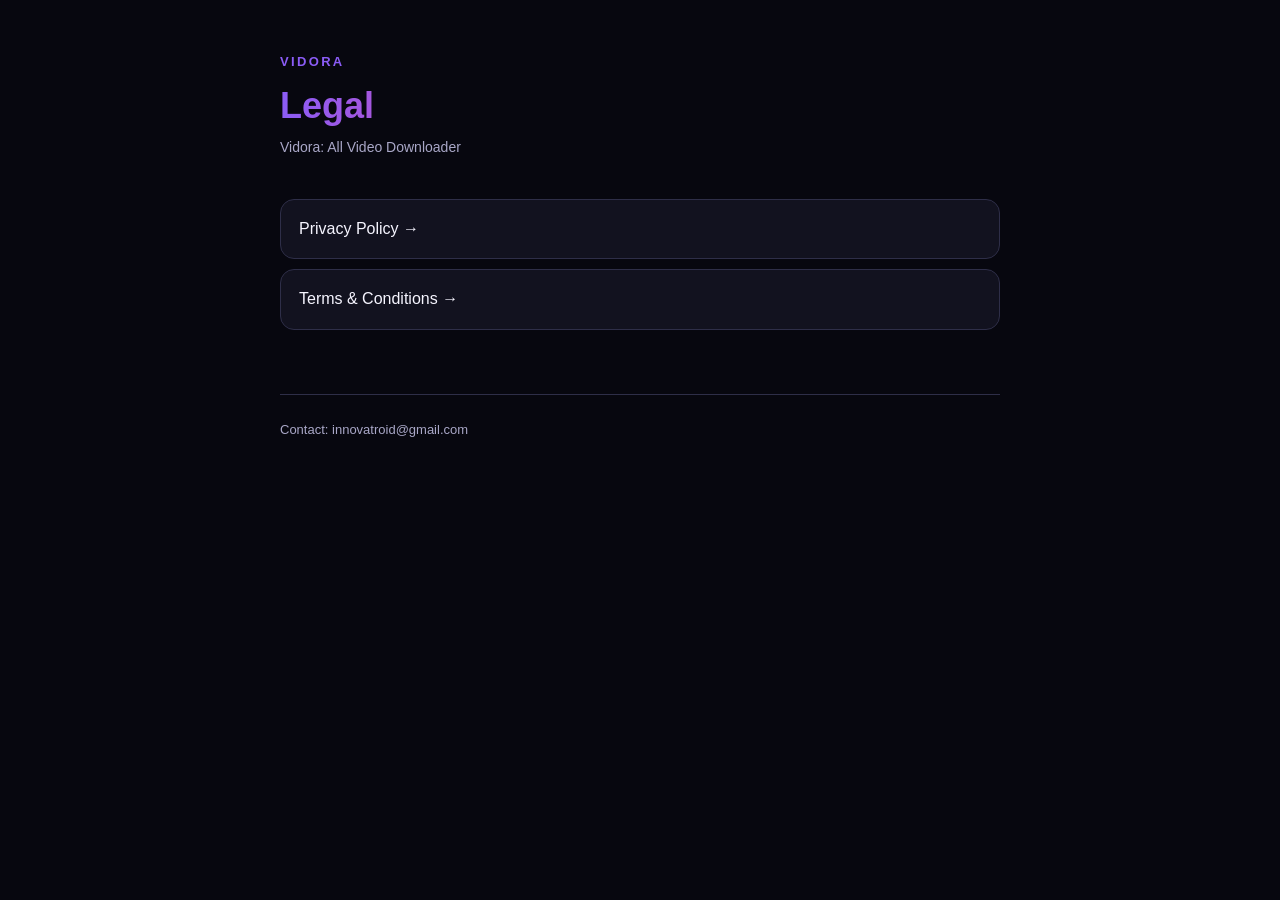
<file: index.html>
<!DOCTYPE html>
<html lang="en">
<head>
<meta charset="utf-8">
<meta name="viewport" content="width=device-width, initial-scale=1">
<title>Vidora — Legal</title>
<link rel="stylesheet" href="style.css">
</head>
<body>
<div class="wrap">
  <header>
    <div class="brand">Vidora</div>
    <h1>Legal</h1>
    <div class="meta">Vidora: All Video Downloader</div>
  </header>
  <div class="links">
    <a href="privacy-policy.html">Privacy Policy →</a>
    <a href="terms-and-conditions.html">Terms &amp; Conditions →</a>
  </div>
  <footer>Contact: <a href="mailto:innovatroid@gmail.com">innovatroid@gmail.com</a></footer>
</div>
</body>
</html>
</file>
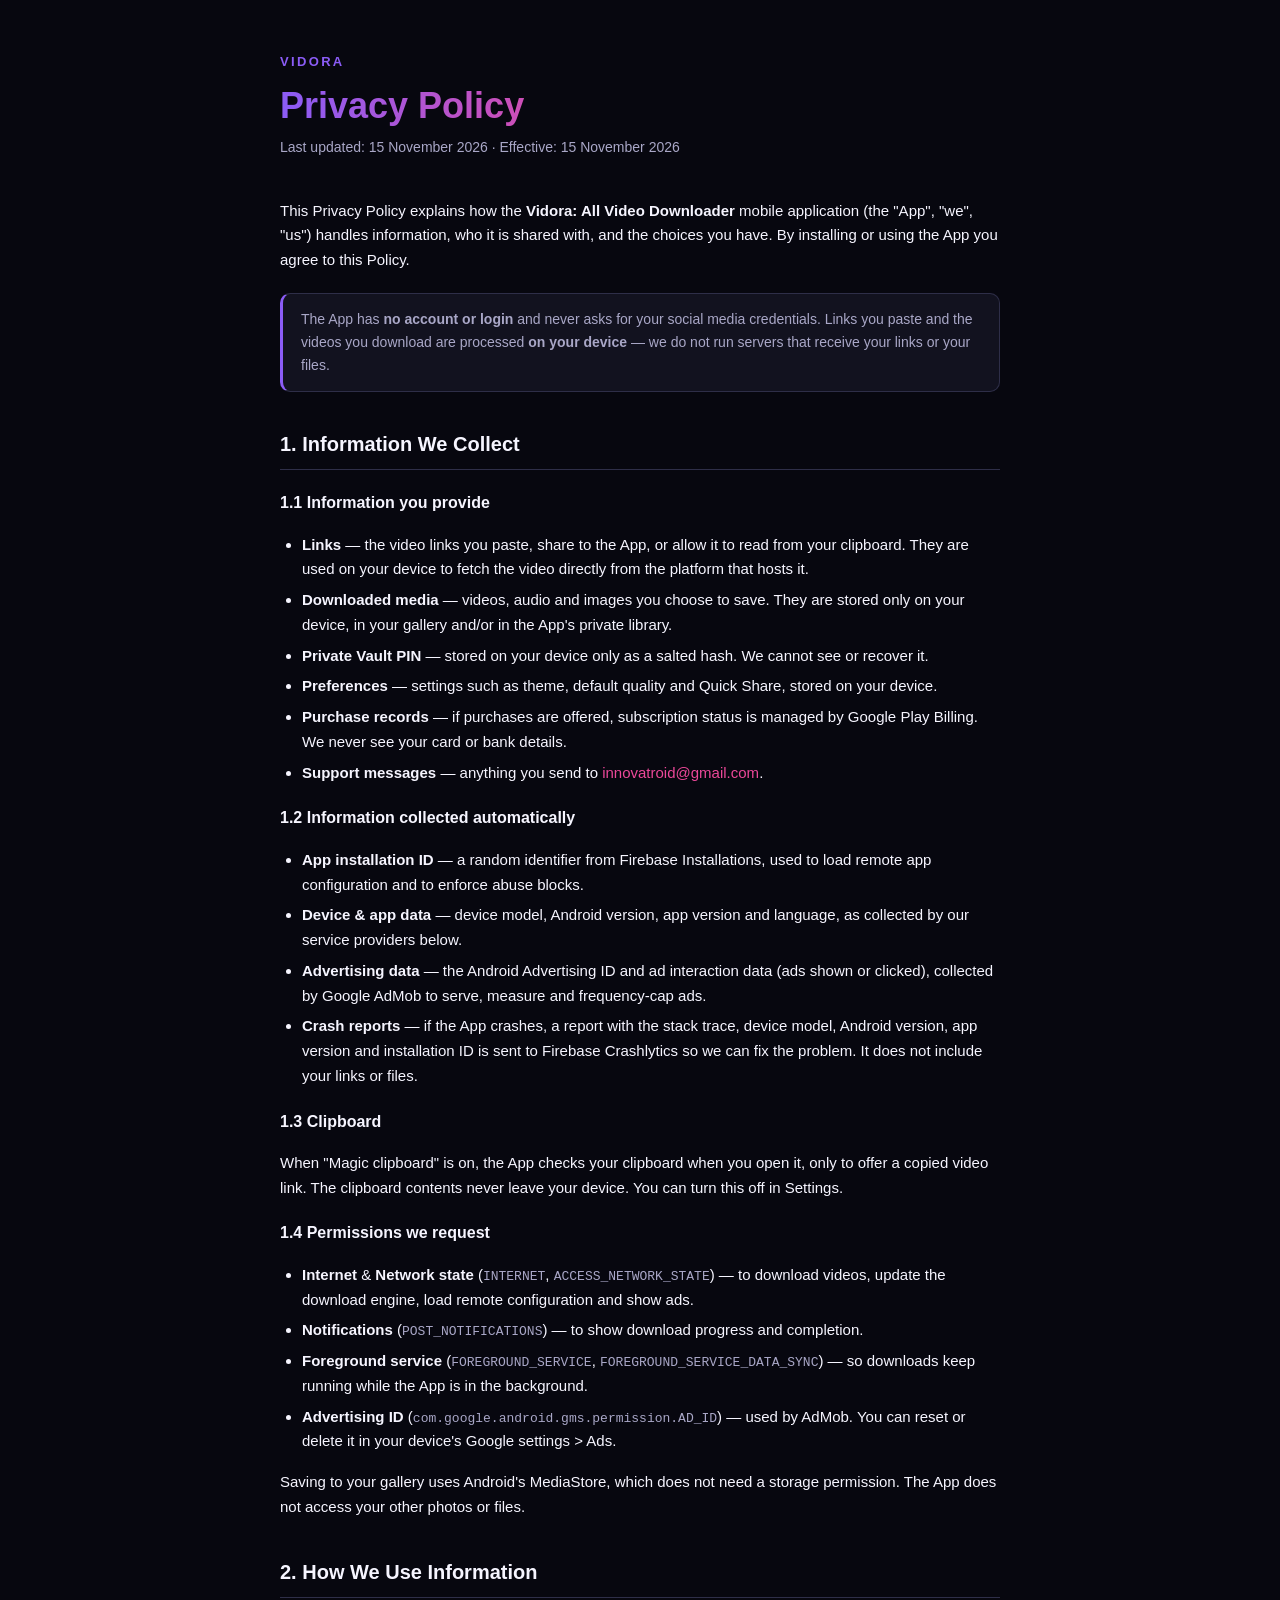
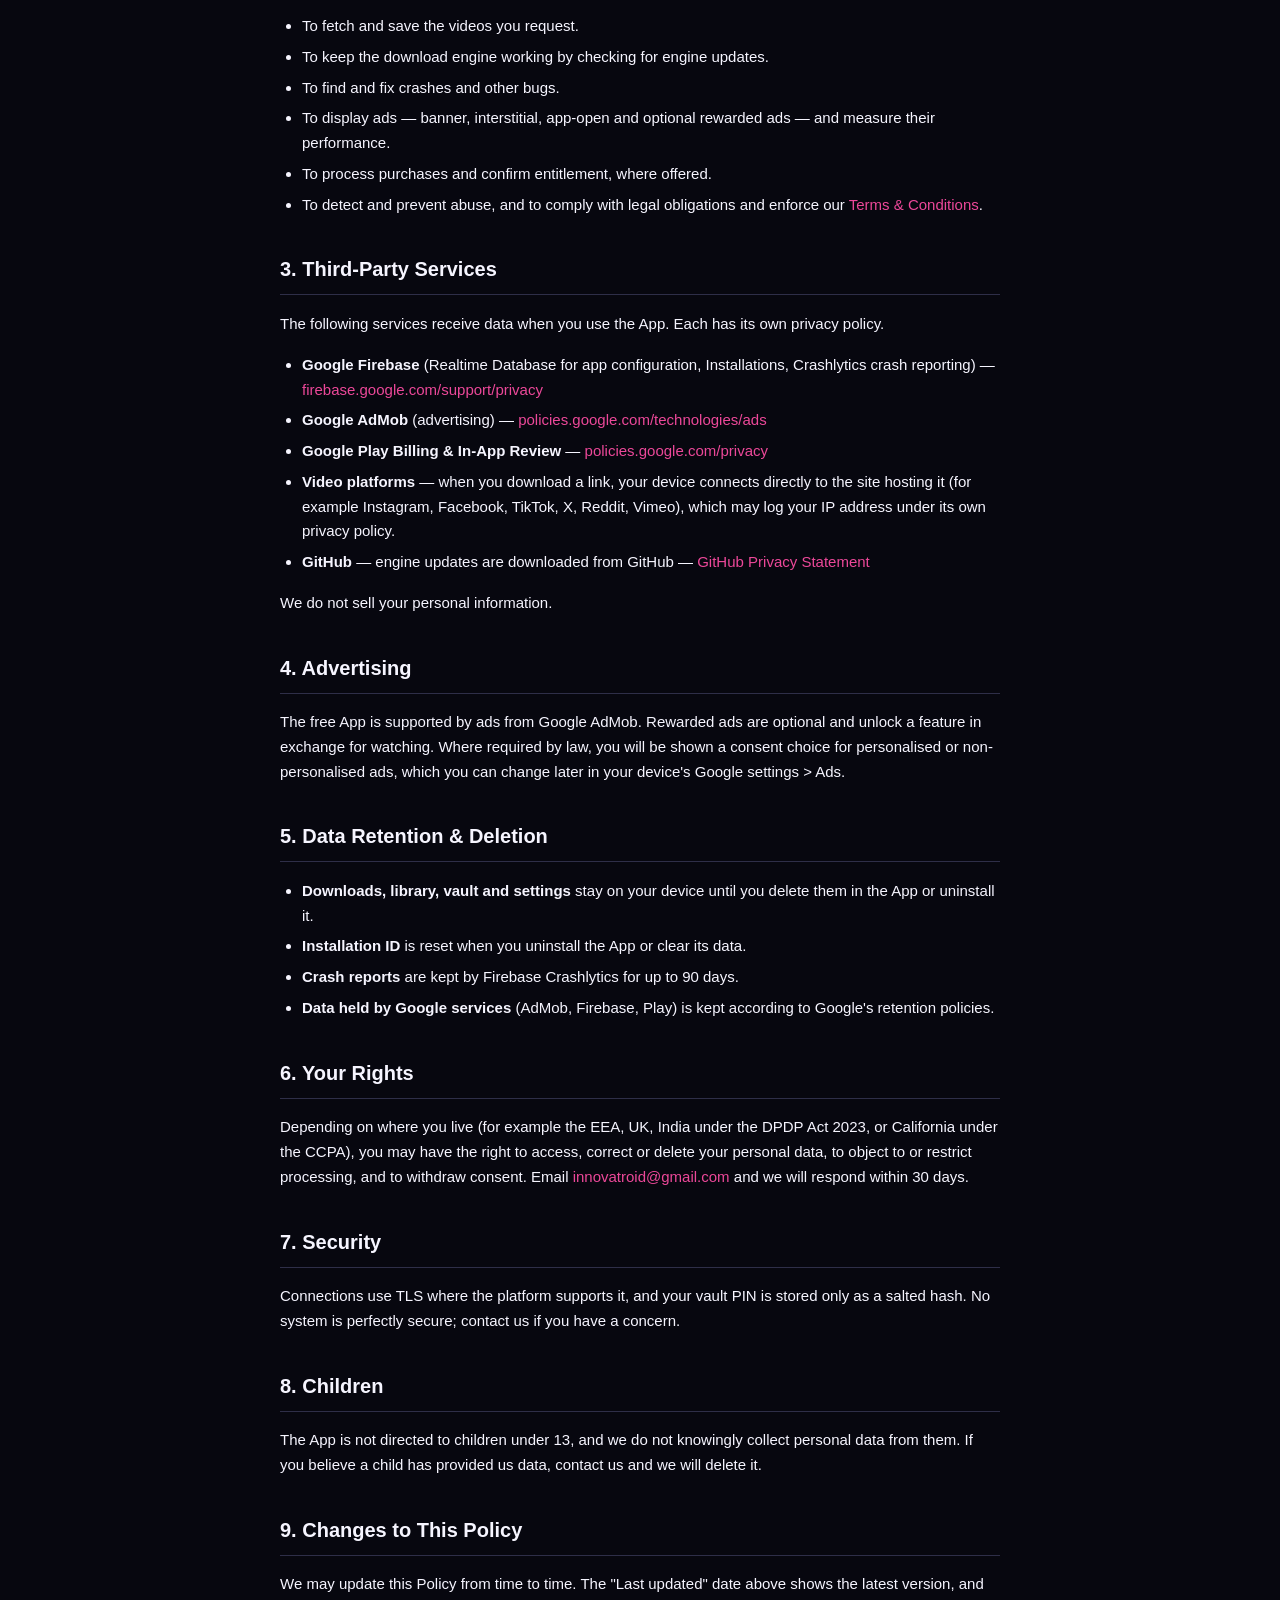
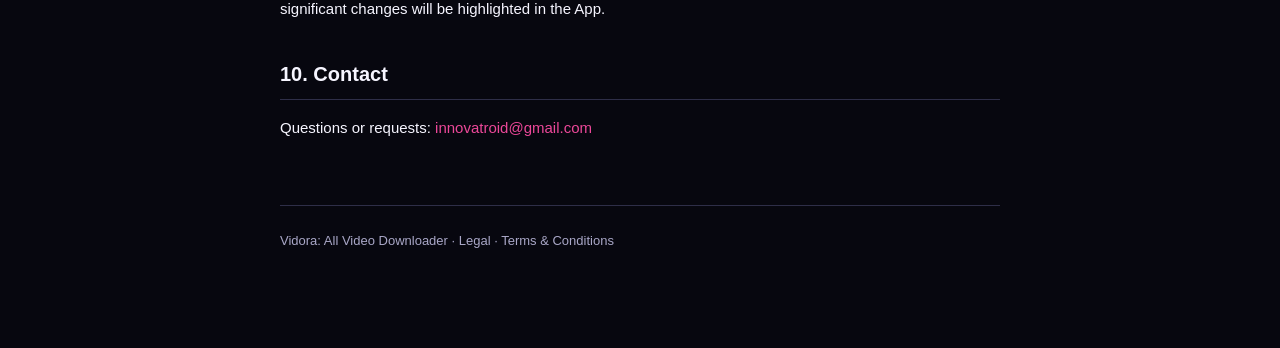
<file: privacy-policy.html>
<!DOCTYPE html>
<html lang="en">
<head>
<meta charset="utf-8">
<meta name="viewport" content="width=device-width, initial-scale=1">
<title>Privacy Policy — Vidora</title>
<link rel="stylesheet" href="style.css">
</head>
<body>
<div class="wrap">
  <header>
    <div class="brand">Vidora</div>
    <h1>Privacy Policy</h1>
    <div class="meta">Last updated: 15 November 2026 &middot; Effective: 15 November 2026</div>
  </header>

  <p>
    This Privacy Policy explains how the <strong>Vidora: All Video Downloader</strong> mobile
    application (the "App", "we", "us") handles information, who it is shared with, and the
    choices you have. By installing or using the App you agree to this Policy.
  </p>

  <div class="callout">
    The App has <strong>no account or login</strong> and never asks for your social media
    credentials. Links you paste and the videos you download are processed <strong>on your
    device</strong> — we do not run servers that receive your links or your files.
  </div>

  <h2>1. Information We Collect</h2>

  <h3>1.1 Information you provide</h3>
  <ul>
    <li><strong>Links</strong> — the video links you paste, share to the App, or allow it to read from your clipboard. They are used on your device to fetch the video directly from the platform that hosts it.</li>
    <li><strong>Downloaded media</strong> — videos, audio and images you choose to save. They are stored only on your device, in your gallery and/or in the App's private library.</li>
    <li><strong>Private Vault PIN</strong> — stored on your device only as a salted hash. We cannot see or recover it.</li>
    <li><strong>Preferences</strong> — settings such as theme, default quality and Quick Share, stored on your device.</li>
    <li><strong>Purchase records</strong> — if purchases are offered, subscription status is managed by Google Play Billing. We never see your card or bank details.</li>
    <li><strong>Support messages</strong> — anything you send to <a href="mailto:innovatroid@gmail.com">innovatroid@gmail.com</a>.</li>
  </ul>

  <h3>1.2 Information collected automatically</h3>
  <ul>
    <li><strong>App installation ID</strong> — a random identifier from Firebase Installations, used to load remote app configuration and to enforce abuse blocks.</li>
    <li><strong>Device &amp; app data</strong> — device model, Android version, app version and language, as collected by our service providers below.</li>
    <li><strong>Advertising data</strong> — the Android Advertising ID and ad interaction data (ads shown or clicked), collected by Google AdMob to serve, measure and frequency-cap ads.</li>
    <li><strong>Crash reports</strong> — if the App crashes, a report with the stack trace, device model, Android version, app version and installation ID is sent to Firebase Crashlytics so we can fix the problem. It does not include your links or files.</li>
  </ul>

  <h3>1.3 Clipboard</h3>
  <p>
    When "Magic clipboard" is on, the App checks your clipboard when you open it, only to
    offer a copied video link. The clipboard contents never leave your device. You can turn
    this off in Settings.
  </p>

  <h3>1.4 Permissions we request</h3>
  <ul>
    <li><strong>Internet</strong> &amp; <strong>Network state</strong> (<code>INTERNET</code>, <code>ACCESS_NETWORK_STATE</code>) — to download videos, update the download engine, load remote configuration and show ads.</li>
    <li><strong>Notifications</strong> (<code>POST_NOTIFICATIONS</code>) — to show download progress and completion.</li>
    <li><strong>Foreground service</strong> (<code>FOREGROUND_SERVICE</code>, <code>FOREGROUND_SERVICE_DATA_SYNC</code>) — so downloads keep running while the App is in the background.</li>
    <li><strong>Advertising ID</strong> (<code>com.google.android.gms.permission.AD_ID</code>) — used by AdMob. You can reset or delete it in your device's Google settings &gt; Ads.</li>
  </ul>
  <p>
    Saving to your gallery uses Android's MediaStore, which does not need a storage
    permission. The App does not access your other photos or files.
  </p>

  <h2>2. How We Use Information</h2>
  <ul>
    <li>To fetch and save the videos you request.</li>
    <li>To keep the download engine working by checking for engine updates.</li>
    <li>To find and fix crashes and other bugs.</li>
    <li>To display ads — banner, interstitial, app-open and optional rewarded ads — and measure their performance.</li>
    <li>To process purchases and confirm entitlement, where offered.</li>
    <li>To detect and prevent abuse, and to comply with legal obligations and enforce our <a href="terms-and-conditions.html">Terms &amp; Conditions</a>.</li>
  </ul>

  <h2>3. Third-Party Services</h2>
  <p>The following services receive data when you use the App. Each has its own privacy policy.</p>
  <ul>
    <li><strong>Google Firebase</strong> (Realtime Database for app configuration, Installations, Crashlytics crash reporting) — <a href="https://firebase.google.com/support/privacy" target="_blank" rel="noopener">firebase.google.com/support/privacy</a></li>
    <li><strong>Google AdMob</strong> (advertising) — <a href="https://policies.google.com/technologies/ads" target="_blank" rel="noopener">policies.google.com/technologies/ads</a></li>
    <li><strong>Google Play Billing &amp; In-App Review</strong> — <a href="https://policies.google.com/privacy" target="_blank" rel="noopener">policies.google.com/privacy</a></li>
    <li><strong>Video platforms</strong> — when you download a link, your device connects directly to the site hosting it (for example Instagram, Facebook, TikTok, X, Reddit, Vimeo), which may log your IP address under its own privacy policy.</li>
    <li><strong>GitHub</strong> — engine updates are downloaded from GitHub — <a href="https://docs.github.com/site-policy/privacy-policies/github-general-privacy-statement" target="_blank" rel="noopener">GitHub Privacy Statement</a></li>
  </ul>
  <p>We do not sell your personal information.</p>

  <h2>4. Advertising</h2>
  <p>
    The free App is supported by ads from Google AdMob. Rewarded ads are optional and unlock a
    feature in exchange for watching. Where required by law, you will be shown a consent
    choice for personalised or non-personalised ads, which you can change later in your
    device's Google settings &gt; Ads.
  </p>

  <h2>5. Data Retention &amp; Deletion</h2>
  <ul>
    <li><strong>Downloads, library, vault and settings</strong> stay on your device until you delete them in the App or uninstall it.</li>
    <li><strong>Installation ID</strong> is reset when you uninstall the App or clear its data.</li>
    <li><strong>Crash reports</strong> are kept by Firebase Crashlytics for up to 90 days.</li>
    <li><strong>Data held by Google services</strong> (AdMob, Firebase, Play) is kept according to Google's retention policies.</li>
  </ul>

  <h2>6. Your Rights</h2>
  <p>
    Depending on where you live (for example the EEA, UK, India under the DPDP Act 2023, or
    California under the CCPA), you may have the right to access, correct or delete your
    personal data, to object to or restrict processing, and to withdraw consent. Email
    <a href="mailto:innovatroid@gmail.com">innovatroid@gmail.com</a> and we will respond
    within 30 days.
  </p>

  <h2>7. Security</h2>
  <p>
    Connections use TLS where the platform supports it, and your vault PIN is stored only as
    a salted hash. No system is perfectly secure; contact us if you have a concern.
  </p>

  <h2>8. Children</h2>
  <p>
    The App is not directed to children under 13, and we do not knowingly collect personal
    data from them. If you believe a child has provided us data, contact us and we will
    delete it.
  </p>

  <h2>9. Changes to This Policy</h2>
  <p>
    We may update this Policy from time to time. The "Last updated" date above shows the
    latest version, and significant changes will be highlighted in the App.
  </p>

  <h2>10. Contact</h2>
  <p>Questions or requests: <a href="mailto:innovatroid@gmail.com">innovatroid@gmail.com</a></p>

  <footer>
    Vidora: All Video Downloader &middot; <a href="index.html">Legal</a> &middot;
    <a href="terms-and-conditions.html">Terms &amp; Conditions</a>
  </footer>
</div>
</body>
</html>
</file>
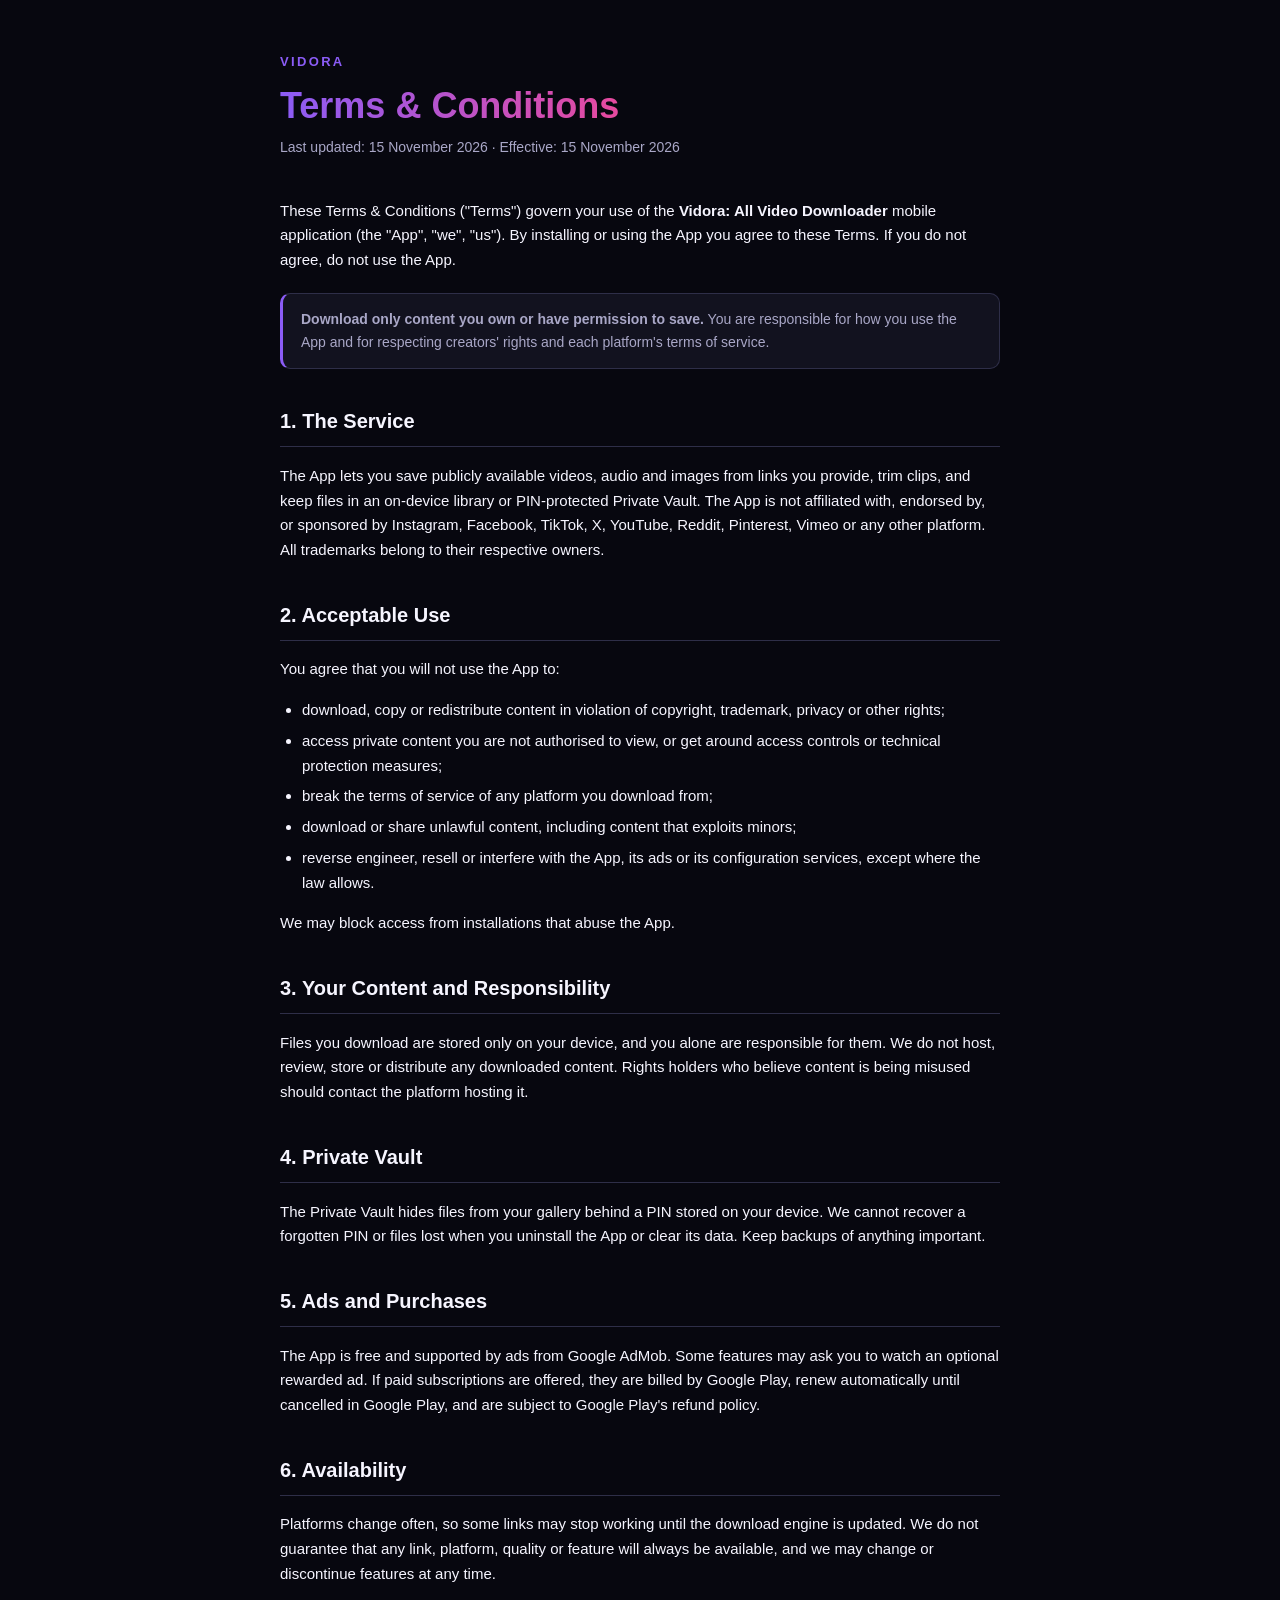
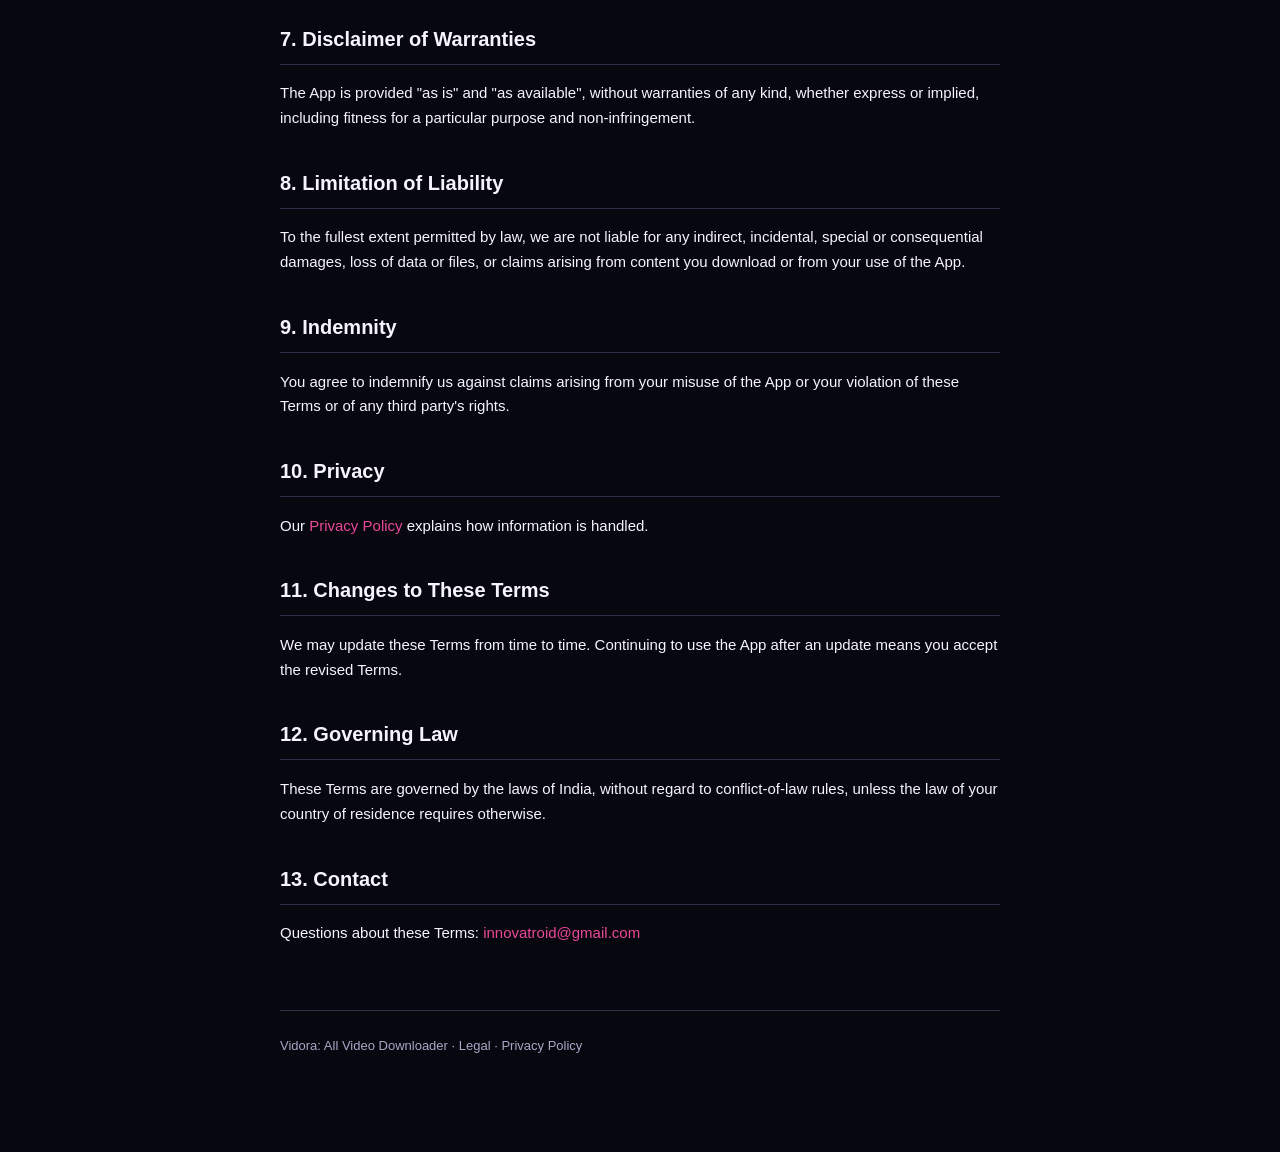
<file: terms-and-conditions.html>
<!DOCTYPE html>
<html lang="en">
<head>
<meta charset="utf-8">
<meta name="viewport" content="width=device-width, initial-scale=1">
<title>Terms &amp; Conditions — Vidora</title>
<link rel="stylesheet" href="style.css">
</head>
<body>
<div class="wrap">
  <header>
    <div class="brand">Vidora</div>
    <h1>Terms &amp; Conditions</h1>
    <div class="meta">Last updated: 15 November 2026 &middot; Effective: 15 November 2026</div>
  </header>

  <p>
    These Terms &amp; Conditions ("Terms") govern your use of the <strong>Vidora: All Video
    Downloader</strong> mobile application (the "App", "we", "us"). By installing or using the
    App you agree to these Terms. If you do not agree, do not use the App.
  </p>

  <div class="callout">
    <strong>Download only content you own or have permission to save.</strong> You are
    responsible for how you use the App and for respecting creators' rights and each
    platform's terms of service.
  </div>

  <h2>1. The Service</h2>
  <p>
    The App lets you save publicly available videos, audio and images from links you provide,
    trim clips, and keep files in an on-device library or PIN-protected Private Vault. The App
    is not affiliated with, endorsed by, or sponsored by Instagram, Facebook, TikTok, X,
    YouTube, Reddit, Pinterest, Vimeo or any other platform. All trademarks belong to their
    respective owners.
  </p>

  <h2>2. Acceptable Use</h2>
  <p>You agree that you will not use the App to:</p>
  <ul>
    <li>download, copy or redistribute content in violation of copyright, trademark, privacy or other rights;</li>
    <li>access private content you are not authorised to view, or get around access controls or technical protection measures;</li>
    <li>break the terms of service of any platform you download from;</li>
    <li>download or share unlawful content, including content that exploits minors;</li>
    <li>reverse engineer, resell or interfere with the App, its ads or its configuration services, except where the law allows.</li>
  </ul>
  <p>We may block access from installations that abuse the App.</p>

  <h2>3. Your Content and Responsibility</h2>
  <p>
    Files you download are stored only on your device, and you alone are responsible for
    them. We do not host, review, store or distribute any downloaded content. Rights holders
    who believe content is being misused should contact the platform hosting it.
  </p>

  <h2>4. Private Vault</h2>
  <p>
    The Private Vault hides files from your gallery behind a PIN stored on your device. We
    cannot recover a forgotten PIN or files lost when you uninstall the App or clear its data.
    Keep backups of anything important.
  </p>

  <h2>5. Ads and Purchases</h2>
  <p>
    The App is free and supported by ads from Google AdMob. Some features may ask you to
    watch an optional rewarded ad. If paid subscriptions are offered, they are billed by
    Google Play, renew automatically until cancelled in Google Play, and are subject to
    Google Play's refund policy.
  </p>

  <h2>6. Availability</h2>
  <p>
    Platforms change often, so some links may stop working until the download engine is
    updated. We do not guarantee that any link, platform, quality or feature will always be
    available, and we may change or discontinue features at any time.
  </p>

  <h2>7. Disclaimer of Warranties</h2>
  <p>
    The App is provided "as is" and "as available", without warranties of any kind, whether
    express or implied, including fitness for a particular purpose and non-infringement.
  </p>

  <h2>8. Limitation of Liability</h2>
  <p>
    To the fullest extent permitted by law, we are not liable for any indirect, incidental,
    special or consequential damages, loss of data or files, or claims arising from content
    you download or from your use of the App.
  </p>

  <h2>9. Indemnity</h2>
  <p>
    You agree to indemnify us against claims arising from your misuse of the App or your
    violation of these Terms or of any third party's rights.
  </p>

  <h2>10. Privacy</h2>
  <p>Our <a href="privacy-policy.html">Privacy Policy</a> explains how information is handled.</p>

  <h2>11. Changes to These Terms</h2>
  <p>
    We may update these Terms from time to time. Continuing to use the App after an update
    means you accept the revised Terms.
  </p>

  <h2>12. Governing Law</h2>
  <p>
    These Terms are governed by the laws of India, without regard to conflict-of-law rules,
    unless the law of your country of residence requires otherwise.
  </p>

  <h2>13. Contact</h2>
  <p>Questions about these Terms: <a href="mailto:innovatroid@gmail.com">innovatroid@gmail.com</a></p>

  <footer>
    Vidora: All Video Downloader &middot; <a href="index.html">Legal</a> &middot;
    <a href="privacy-policy.html">Privacy Policy</a>
  </footer>
</div>
</body>
</html>
</file>
<file: style.css>
:root {
  --bg: #07070f;
  --card: #12121f;
  --text: #f6f5ff;
  --muted: #a9a7c7;
  --violet: #8b5cf6;
  --pink: #ec4899;
  --amber: #ffb547;
  --border: #2e2e48;
}
* { box-sizing: border-box; }
body {
  margin: 0;
  font-family: -apple-system, BlinkMacSystemFont, "Segoe UI", Roboto, sans-serif;
  background: var(--bg);
  color: var(--text);
  line-height: 1.65;
  -webkit-font-smoothing: antialiased;
}
.wrap { max-width: 760px; margin: 0 auto; padding: 48px 20px 96px; }
header { margin-bottom: 40px; }
.brand {
  display: inline-block;
  font-size: 13px;
  font-weight: 700;
  letter-spacing: 0.18em;
  text-transform: uppercase;
  color: var(--violet);
  margin-bottom: 12px;
}
h1 {
  font-size: 36px;
  line-height: 1.2;
  margin: 0 0 8px;
  background: linear-gradient(90deg, var(--violet), var(--pink), var(--amber));
  -webkit-background-clip: text;
  background-clip: text;
  color: transparent;
}
.meta { color: var(--muted); font-size: 14px; }
h2 {
  margin-top: 36px;
  font-size: 20px;
  border-bottom: 1px solid var(--border);
  padding-bottom: 8px;
}
h3 { margin-top: 20px; font-size: 16px; }
p, li { font-size: 15px; }
ul { padding-left: 22px; }
li { margin-bottom: 6px; }
code { font-size: 13px; color: var(--muted); overflow-wrap: anywhere; }
a { color: var(--pink); text-decoration: none; overflow-wrap: anywhere; }
a:hover { text-decoration: underline; }
.callout {
  background: var(--card);
  border: 1px solid var(--border);
  border-left: 3px solid var(--violet);
  padding: 14px 18px;
  border-radius: 10px;
  margin: 20px 0;
  font-size: 14px;
  color: var(--muted);
}
.links a {
  display: block;
  color: var(--text);
  padding: 16px 18px;
  margin: 10px 0;
  border: 1px solid var(--border);
  border-radius: 14px;
  background: var(--card);
}
.links a:hover { border-color: var(--violet); text-decoration: none; }
footer {
  margin-top: 64px;
  padding-top: 24px;
  border-top: 1px solid var(--border);
  color: var(--muted);
  font-size: 13px;
}
footer a { color: var(--muted); }
</file>
